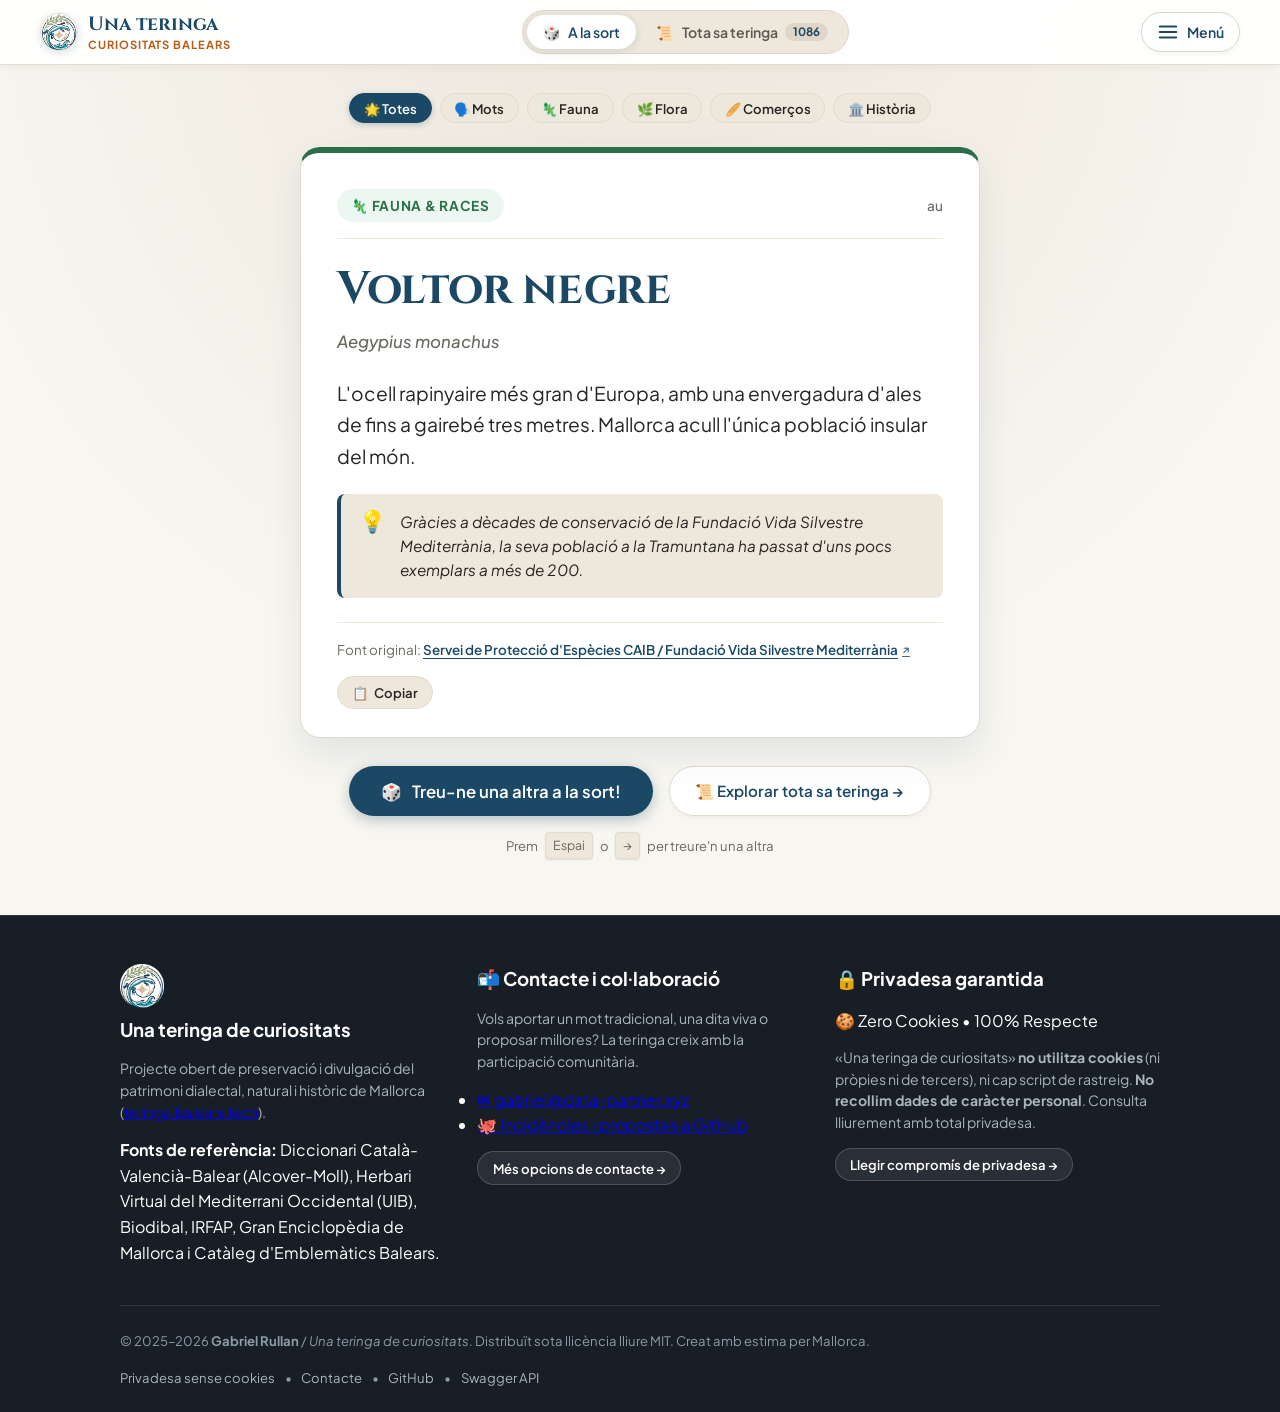
<file: web/index.html>
<!DOCTYPE html>
<html lang="ca">
<head>
  <meta charset="UTF-8">
  <meta name="viewport" content="width=device-width, initial-scale=1.0">
  <title>Una teringa de curiositats — Mallorca</title>
  <meta name="description" content="Una filera continuada de paraules, animals, plantes, negocis i fets històrics de l'illa de Mallorca.">
  <link rel="canonical" href="https://teringa.balears.tech">
  
  <!-- Favicon i Icones Oficials -->
  <link rel="icon" type="image/svg+xml" href="logo.svg">
  <link rel="icon" type="image/png" sizes="32x32" href="favicon-32.png">
  <link rel="icon" type="image/x-icon" href="favicon.ico">
  <link rel="apple-touch-icon" sizes="180x180" href="apple-touch-icon.png">

  <!-- Open Graph / Xarxes Socials -->
  <meta property="og:type" content="website">
  <meta property="og:url" content="https://teringa.balears.tech">
  <meta property="og:title" content="Una teringa de curiositats — Mallorca">
  <meta property="og:description" content="Una filera continuada de paraules, animals, plantes, negocis i fets històrics de l'illa de Mallorca.">
  <meta property="og:image" content="https://teringa.balears.tech/logo.png">
  <meta property="twitter:card" content="summary_large_image">
  <meta property="twitter:url" content="https://teringa.balears.tech">
  <meta property="twitter:title" content="Una teringa de curiositats — Mallorca">
  <meta property="twitter:description" content="Una filera continuada de paraules, animals, plantes, negocis i fets històrics de l'illa de Mallorca.">
  <meta property="twitter:image" content="https://teringa.balears.tech/logo.png">
  
  <link rel="preconnect" href="https://fonts.googleapis.com">
  <link rel="preconnect" href="https://fonts.gstatic.com" crossorigin>
  <link href="https://fonts.googleapis.com/css2?family=Cinzel:wght@600;700&family=Plus+Jakarta+Sans:wght@400;500;600;700&display=swap" rel="stylesheet">
  <link rel="stylesheet" href="style.css?v=20261103b">
</head>
<body>

  <!-- BARRA DE CAPÇALERA COMPACTA I FIXA (MOBILE & DESKTOP FRIENDLY) -->
  <header class="app-header">
    <div class="header-inner">
      <!-- Marca i Logotip -->
      <a href="/" class="brand-link" aria-label="Inici — Una teringa de curiositats balears">
        <img src="logo-circle.png" alt="Logotip Una teringa" class="brand-logo" width="38" height="38" fetchpriority="high">
        <div class="brand-text">
          <span class="brand-title">Una teringa</span>
          <span class="brand-sub">Curiositats Balears</span>
        </div>
      </a>

      <!-- Commutador de Vistes Central (A la sort / Tota sa teringa) -->
      <nav class="view-switcher" aria-label="Selector de vista principal">
        <button type="button" class="btn-tab active" id="tab-spotlight" data-view="spotlight" aria-label="Vista d'una curiositat a la sort">
          <span class="tab-icon">🎲</span> <span class="tab-label">A la sort</span>
        </button>
        <button type="button" class="btn-tab" id="tab-teringa" data-view="teringa" aria-label="Vista del catàleg complet de curiositats">
          <span class="tab-icon">📜</span> <span class="tab-label">Tota sa teringa</span> <span class="tab-badge" id="tab-total-badge">1086</span>
        </button>
      </nav>

      <!-- Botó Menú Lateral -->
      <button type="button" class="btn-drawer-toggle" id="btn-open-drawer" aria-label="Obrir menú lateral d'informació i navegació" aria-controls="side-drawer" aria-expanded="false">
        <svg class="drawer-icon-svg" width="22" height="22" viewBox="0 0 24 24" fill="none" stroke="currentColor" stroke-width="2.2" stroke-linecap="round" stroke-linejoin="round" aria-hidden="true">
          <line x1="3" y1="6" x2="21" y2="6"></line>
          <line x1="3" y1="12" x2="21" y2="12"></line>
          <line x1="3" y1="18" x2="21" y2="18"></line>
        </svg>
        <span class="drawer-btn-label">Menú</span>
      </button>
    </div>
  </header>

  <!-- =====================================================================
       VISTA 1: LA CURIOSITAT EN PRIMER PLA ("UNA A LA SORT")
       ===================================================================== -->
  <section class="view-section active" id="view-spotlight" aria-label="Curiositat en primer pla">
    <div class="container spotlight-container">
      
      <!-- Selector ràpid de categoria per a l'atzar -->
      <nav class="spotlight-quick-filters" aria-label="Filtra la curiositat a la sort per temàtica">
        <button type="button" class="sp-filter-chip active" data-sp-cat="all">🌟 Totes</button>
        <button type="button" class="sp-filter-chip" data-sp-cat="words">🗣️ Mots</button>
        <button type="button" class="sp-filter-chip" data-sp-cat="fauna">🦎 Fauna</button>
        <button type="button" class="sp-filter-chip" data-sp-cat="flora">🌿 Flora</button>
        <button type="button" class="sp-filter-chip" data-sp-cat="businesses">🥖 Comerços</button>
        <button type="button" class="sp-filter-chip" data-sp-cat="history">🏛️ Història</button>
      </nav>

      <!-- Targeta principal de la Curiositat -->
      <article class="spotlight-card" id="spotlight-card" aria-live="polite">
        <!-- Capçalera de la targeta d'impacte -->
        <header class="spotlight-top">
          <span class="spotlight-badge" id="sp-badge">🗣️ Llengua & Dites</span>
          <span class="sp-origin-tag" id="sp-origin-tag">Patrimoni de Mallorca</span>
        </header>

        <!-- Cos de la curiositat -->
        <div class="spotlight-body">
          <h1 class="sp-title" id="sp-title">Teringa</h1>
          <p class="sp-subtitle" id="sp-subtitle">[təˈɾiŋ.ɡə] &bull; nom femení</p>

          <p class="sp-definition" id="sp-definition">
            Filera, renglera o successió continuada de coses o persones que van l'una darrere l'altra.
          </p>

          <div class="sp-curiosity-box" id="sp-curiosity-box">
            <span class="sp-box-icon" aria-hidden="true">💡</span>
            <div class="sp-box-text" id="sp-box-text">
              Exemple: «Hi havia una teringa de carros que esperaven per entrar a Ciutat el dia de mercat.»
            </div>
          </div>
        </div>

        <!-- Peu de la targeta amb font i botó de copiar -->
        <footer class="spotlight-footer">
          <span class="sp-source" id="sp-source">Font original: <a href="https://dcvb.iec.cat/results.asp?word=Teringa" target="_blank" rel="noopener noreferrer" class="source-link" title="Consulta la font oficial">Diccionari Català-Valencià-Balear (Alcover-Moll) <span class="ext-icon" aria-hidden="true">↗</span></a></span>
          <button type="button" class="btn-action-copy" id="btn-copy-curiosity" aria-label="Copiar text de la curiositat" title="Copiar curiositat">
            <span class="copy-icon" aria-hidden="true">📋</span>
            <span class="copy-label">Copiar</span>
          </button>
        </footer>
      </article>

      <!-- Controls de la vista "A la sort" (Adaptats a pantalla tàctil) -->
      <div class="spotlight-actions">
        <button type="button" class="btn btn-primary btn-lg" id="btn-next-random">
          <span class="icon dice-icon" aria-hidden="true">🎲</span> Treu-ne una altra a la sort!
        </button>
        <button type="button" class="btn btn-secondary" id="btn-goto-teringa">
          <span>📜 Explorar tota sa teringa &rarr;</span>
        </button>
      </div>

      <p class="spotlight-hint" aria-hidden="true">
        Prem <kbd>Espai</kbd> o <kbd>&rarr;</kbd> per treure'n una altra
      </p>

    </div>
  </section>

  <!-- =====================================================================
       VISTA 2: TOTA SA TERINGA (CATÀLEG, FILTRES I CERCA)
       ===================================================================== -->
  <section class="view-section" id="view-teringa" aria-label="Catàleg complet de la teringa">
    
    <!-- Barra de controls i filtres -->
    <div class="controls-bar">
      <div class="container controls-inner">
        
        <!-- Cercador instantani -->
        <div class="search-box">
          <label for="search-input" class="visually-hidden">Cerca una curiositat</label>
          <span class="search-icon">🔍</span>
          <input 
            type="search" 
            id="search-input" 
            placeholder="Cerca un mot, animal, planta, lloc o fet històric..." 
            autocomplete="off"
          >
        </div>

        <!-- Filtres temàtics -->
        <nav class="filter-pills" aria-label="Categories">
          <button type="button" class="pill active" data-category="all">
            <span>🌟 Totes</span> <span class="pill-count" id="count-all">0</span>
          </button>
          <button type="button" class="pill pill-words" data-category="words">
            <span>🗣️ Llengua</span> <span class="pill-count" id="count-words">0</span>
          </button>
          <button type="button" class="pill pill-fauna" data-category="fauna">
            <span>🦎 Fauna</span> <span class="pill-count" id="count-fauna">0</span>
          </button>
          <button type="button" class="pill pill-flora" data-category="flora">
            <span>🌿 Flora</span> <span class="pill-count" id="count-flora">0</span>
          </button>
          <button type="button" class="pill pill-businesses" data-category="businesses">
            <span>🥖 Comerços</span> <span class="pill-count" id="count-businesses">0</span>
          </button>
          <button type="button" class="pill pill-history" data-category="history">
            <span>📜 Història</span> <span class="pill-count" id="count-history">0</span>
          </button>
        </nav>

      </div>
    </div>

    <!-- Feed / Renglera de curiositats -->
    <main class="container teringa-container">
      <div class="teringa-header">
        <h2 id="teringa-status-title">La teringa completa de Mallorca</h2>
        <div class="teringa-header-actions">
          <span class="results-counter" id="results-counter">Mostrant curiositats</span>
          <button type="button" class="btn btn-sm btn-secondary" id="btn-shuffle-feed">
            <span>🔀 Remena l'ordre</span>
          </button>
        </div>
      </div>

      <div class="teringa-feed" id="teringa-feed" aria-live="polite">
        <!-- Targetes injectades dinàmicament -->
      </div>
    </main>

  </section>

  <!-- MODAL / DIÀLEG NADIU DE DETALL (Modern HTML <dialog>) -->
  <dialog id="detail-modal" aria-labelledby="modal-title" closedby="any">
    <div class="modal-box">
      <header class="modal-header">
        <div class="modal-badge" id="modal-badge">Categoria</div>
        <button type="button" class="modal-close" id="modal-close-btn" aria-label="Tancar la finestra">✕</button>
      </header>

      <div class="modal-body">
        <h3 id="modal-title" class="modal-title">Títol de la curiositat</h3>
        <p id="modal-subtitle" class="modal-subtitle">Subtítol o context fonètic/científic</p>

        <div class="modal-content" id="modal-content">
          <!-- Text explicatiu detallat -->
        </div>

        <div class="modal-extra" id="modal-extra">
          <!-- Curiositats o dades addicionals -->
        </div>

        <div class="modal-meta" id="modal-meta">
          <small id="modal-source" class="source-ref">Font: </small>
        </div>
      </div>

      <footer class="modal-footer">
        <form method="dialog">
          <button class="btn btn-secondary" value="close" autofocus>Tancar</button>
        </form>
      </footer>
    </div>
  </dialog>

  <!-- MODAL NADIU DE CONTACTE (Modern HTML <dialog>) -->
  <dialog id="contact-modal" aria-labelledby="contact-modal-title" closedby="any">
    <div class="modal-box">
      <header class="modal-header">
        <div class="modal-badge modal-badge-contact">📬 Contacte & Col·laboració</div>
        <button type="button" class="modal-close" data-close-modal="contact-modal" aria-label="Tancar la finestra">✕</button>
      </header>

      <div class="modal-body">
        <h3 id="contact-modal-title" class="modal-title">Com contactar o col·laborar</h3>
        <p class="modal-subtitle">Projecte comunitari i obert sobre la memòria de Mallorca</p>

        <div class="modal-content">
          <p>
            «Una teringa de curiositats» és un espai obert dedicat a preservar i difondre la riquesa lèxica, natural i històrica de Mallorca. Tota aportació de la comunitat és benvinguda:
          </p>

          <div class="modal-cards-grid">
            <div class="modal-info-card">
              <div class="info-card-header">
                <span class="info-card-icon">✉️</span>
                <strong>Correu electrònic directe</strong>
              </div>
              <p>Per a consultes personals, dubtes, suggeriments generals o aportacions etnogràfiques:</p>
              <a href="mailto:gabriel@data-partner.xyz" class="btn btn-sm btn-secondary">gabriel@data-partner.xyz</a>
            </div>

            <div class="modal-info-card">
              <div class="info-card-header">
                <span class="info-card-icon">🐙</span>
                <strong>Repositori a GitHub (Codi obert)</strong>
              </div>
              <p>Tot el projecte és lliure i transparent. Pots obrir incidències (issues) o proposar nous canvis mitjançant Pull Requests:</p>
              <a href="https://github.com/GabrielRullan/curiositats" target="_blank" rel="noopener noreferrer" class="btn btn-sm btn-secondary">github.com/GabrielRullan/curiositats</a>
            </div>

            <div class="modal-info-card">
              <div class="info-card-header">
                <span class="info-card-icon">💡</span>
                <strong>Com proposar una nova curiositat</strong>
              </div>
              <p>
                Si vols proposar un mot tradicional, una dita del teu poble, o una referència històrica, indica la denominació popular, el significat, la comarca o poble on s'usa, i la font oral o bibliogràfica si la coneixes.
              </p>
            </div>
          </div>
        </div>
      </div>

      <footer class="modal-footer">
        <form method="dialog">
          <button class="btn btn-secondary" value="close" autofocus>Tancar</button>
        </form>
      </footer>
    </div>
  </dialog>

  <!-- MODAL NADIU DE PRIVADESA (Modern HTML <dialog>) -->
  <dialog id="privacy-modal" aria-labelledby="privacy-modal-title" closedby="any">
    <div class="modal-box">
      <header class="modal-header">
        <div class="modal-badge modal-badge-privacy">🔒 Privadesa sense cookies</div>
        <button type="button" class="modal-close" data-close-modal="privacy-modal" aria-label="Tancar la finestra">✕</button>
      </header>

      <div class="modal-body">
        <h3 id="privacy-modal-title" class="modal-title">Nota informativa sobre privadesa</h3>
        <p class="modal-subtitle">Compromís ferm amb una navegació lliure, neta i anònima</p>

        <div class="modal-content">
          <div class="privacy-notice-callout">
            <span class="callout-icon">🍪</span>
            <div>
              <strong>Absència total de galetes (Zero Cookies):</strong>
              <p>Aquest lloc web <strong>no utilitza cookies de cap mena</strong> (ni tècniques, ni de sessió, ni d'analítica, ni de tercers). No s'instal·la cap arxiu de seguiment al teu navegador ni dispositiu.</p>
            </div>
          </div>

          <div class="privacy-points">
            <div class="privacy-point-item">
              <span class="point-check">✓</span>
              <div>
                <strong>Cap recollida de dades de caràcter personal:</strong>
                <p>No recopilem, no tractem ni emmagatzemem noms, correus, números de telèfon ni cap informació identificativa dels visitants. No hi ha comptes ni cal registre previ.</p>
              </div>
            </div>

            <div class="privacy-point-item">
              <span class="point-check">✓</span>
              <div>
                <strong>Sense rastrejadors ni analítica invasiva:</strong>
                <p>No emprem Google Analytics, Meta Pixel, Hotjar ni cap xarxa de publicitat digital o rastreig comercial.</p>
              </div>
            </div>

            <div class="privacy-point-item">
              <span class="point-check">✓</span>
              <div>
                <strong>Consultes anònimes i transparents:</strong>
                <p>Les cerques al catàleg es processen directament al teu navegador o contra l'API oberta en mode només lectura, garantint un accés àgil i totalment respectuós amb la teva privadesa.</p>
              </div>
            </div>

            <div class="privacy-point-item">
              <span class="point-check">✓</span>
              <div>
                <strong>Codi font obert i auditable:</strong>
                <p>Pots comprovar la total absència de rastrejadors revisant directament el codi font públic a GitHub.</p>
              </div>
            </div>
          </div>
        </div>
      </div>

      <footer class="modal-footer">
        <form method="dialog">
          <button class="btn btn-secondary" value="close" autofocus>Entès i d'acord</button>
        </form>
      </footer>
    </div>
  </dialog>

  <!-- PEU DE PÀGINA -->
  <footer class="site-footer">
    <div class="container footer-content">
      <div class="footer-grid">
        <!-- Columna 1: Sobre el projecte -->
        <div class="footer-col footer-col-about">
          <div class="footer-brand-header">
            <img src="logo-circle.png" alt="Logotip Una teringa de curiositats" class="footer-logo" width="44" height="44" loading="lazy">
            <h3 class="footer-col-title">Una teringa de curiositats</h3>
          </div>
          <p class="footer-desc">
            Projecte obert de preservació i divulgació del patrimoni dialectal, natural i històric de Mallorca (<a href="https://teringa.balears.tech" class="footer-accent-link">teringa.balears.tech</a>).
          </p>
          <p class="sources-note">
            <strong>Fonts de referència:</strong> Diccionari Català-Valencià-Balear (Alcover-Moll), Herbari Virtual del Mediterrani Occidental (UIB), Biodibal, IRFAP, Gran Enciclopèdia de Mallorca i Catàleg d'Emblemàtics Balears.
          </p>
        </div>

        <!-- Columna 2: Apartat de Contacte -->
        <div class="footer-col footer-col-contact" id="contacte">
          <h3 class="footer-col-title">📬 Contacte i col·laboració</h3>
          <p class="footer-desc">
            Vols aportar un mot tradicional, una dita viva o proposar millores? La teringa creix amb la participació comunitària.
          </p>
          <ul class="footer-link-list">
            <li>
              <a href="mailto:gabriel@data-partner.xyz" class="footer-action-link">
                <span class="link-icon">✉️</span> gabriel@data-partner.xyz
              </a>
            </li>
            <li>
              <a href="https://github.com/GabrielRullan/curiositats/issues" target="_blank" rel="noopener noreferrer" class="footer-action-link">
                <span class="link-icon">🐙</span> Incidències i propostes a GitHub
              </a>
            </li>
          </ul>
          <button type="button" class="btn-footer-modal" data-open-modal="contact-modal">
            Més opcions de contacte &rarr;
          </button>
        </div>

        <!-- Columna 3: Privadesa Transparent -->
        <div class="footer-col footer-col-privacy" id="privadesa">
          <h3 class="footer-col-title">🔒 Privadesa garantida</h3>
          <div class="privacy-badge">
            <span class="privacy-badge-icon">🍪</span> Zero Cookies &bull; 100% Respecte
          </div>
          <p class="footer-desc">
            «Una teringa de curiositats» <strong>no utilitza cookies</strong> (ni pròpies ni de tercers), ni cap script de rastreig. <strong>No recollim dades de caràcter personal</strong>. Consulta lliurement amb total privadesa.
          </p>
          <button type="button" class="btn-footer-modal" data-open-modal="privacy-modal">
            Llegir compromís de privadesa &rarr;
          </button>
        </div>
      </div>

      <!-- Barra inferior del peu de pàgina -->
      <div class="footer-bottom">
        <p class="footer-copy">
          &copy; 2025–2026 <strong>Gabriel Rullan</strong> / <em>Una teringa de curiositats</em>. Distribuït sota llicència lliure MIT. Creat amb estima per Mallorca.
        </p>
        <nav class="footer-bottom-nav" aria-label="Enllaços legals i repositori">
          <button type="button" class="footer-text-btn" data-open-modal="privacy-modal">Privadesa sense cookies</button>
          <span class="nav-sep">&bull;</span>
          <button type="button" class="footer-text-btn" data-open-modal="contact-modal">Contacte</button>
          <span class="nav-sep">&bull;</span>
          <a href="https://github.com/GabrielRullan/curiositats" target="_blank" rel="noopener noreferrer" class="footer-bottom-link">GitHub</a>
          <span class="nav-sep">&bull;</span>
          <a href="/swagger/" class="footer-bottom-link">Swagger API</a>
        </nav>
      </div>
    </div>
  </footer>

  <!-- =====================================================================
       MENÚ LATERAL OFF-CANVAS (SIDE DRAWER PER A LA INFORMACIÓ)
       ===================================================================== -->
  <div class="drawer-backdrop" id="drawer-backdrop" aria-hidden="true"></div>

  <aside class="side-drawer" id="side-drawer" role="dialog" aria-modal="true" aria-labelledby="drawer-title" hidden>
    <div class="drawer-header">
      <div class="drawer-brand">
        <img src="logo-circle.png" alt="Logotip Una teringa" class="drawer-logo" width="44" height="44">
        <div class="drawer-brand-text">
          <h2 id="drawer-title" class="drawer-title">Una teringa</h2>
          <span class="drawer-sub">Curiositats Balears</span>
        </div>
      </div>
      <button type="button" class="drawer-close-btn" id="btn-close-drawer" aria-label="Tancar el menú lateral" title="Tancar menú">
        <svg width="20" height="20" viewBox="0 0 24 24" fill="none" stroke="currentColor" stroke-width="2.5" stroke-linecap="round" stroke-linejoin="round" aria-hidden="true">
          <line x1="18" y1="6" x2="6" y2="18"></line>
          <line x1="6" y1="6" x2="18" y2="18"></line>
        </svg>
      </button>
    </div>

    <div class="drawer-content">
      <!-- Explicació i significat de la teringa -->
      <section class="drawer-intro-card">
        <p class="drawer-def">
          <em>«Teringa» (f.):</em> Filera o successió continuada de coses o persones que van l'una darrere l'altra.
        </p>
        <p class="drawer-mission">
          Arxiu lliure i interactiu per descobrir la parla tradicional, la natura autòctona, els comerços centenaris i la història de Mallorca i les Balears.
        </p>
      </section>

      <!-- Vistes de navegació ràpida -->
      <nav class="drawer-section" aria-label="Navegació de vistes">
        <h3 class="drawer-section-title">Vistes principals</h3>
        <ul class="drawer-menu-list">
          <li>
            <button type="button" class="drawer-nav-item" data-drawer-nav="spotlight">
              <span class="drawer-item-left">
                <span class="item-icon">🎲</span>
                <span class="item-text">Curiositat a la sort (En primer pla)</span>
              </span>
              <span class="drawer-chevron" aria-hidden="true">›</span>
            </button>
          </li>
          <li>
            <button type="button" class="drawer-nav-item" data-drawer-nav="teringa">
              <span class="drawer-item-left">
                <span class="item-icon">📜</span>
                <span class="item-text">Tota sa teringa completa (1.086)</span>
              </span>
              <span class="drawer-chevron" aria-hidden="true">›</span>
            </button>
          </li>
        </ul>
      </nav>

      <!-- Exploració temàtica directa -->
      <section class="drawer-section" aria-label="Explorar per categories">
        <h3 class="drawer-section-title">Explora per temàtica</h3>
        <ul class="drawer-menu-list">
          <li>
            <button type="button" class="drawer-cat-item" data-drawer-category="words">
              <span class="drawer-item-left">
                <span class="cat-pill-badge cat-pill-words">🗣️ Mots</span>
                <span class="item-text">De la llengua (Paraules & Dites)</span>
              </span>
              <span class="drawer-chevron" aria-hidden="true">›</span>
            </button>
          </li>
          <li>
            <button type="button" class="drawer-cat-item" data-drawer-category="fauna">
              <span class="drawer-item-left">
                <span class="cat-pill-badge cat-pill-fauna">🦎 Fauna</span>
                <span class="item-text">De la garriga i la mar (Fauna)</span>
              </span>
              <span class="drawer-chevron" aria-hidden="true">›</span>
            </button>
          </li>
          <li>
            <button type="button" class="drawer-cat-item" data-drawer-category="flora">
              <span class="drawer-item-left">
                <span class="cat-pill-badge cat-pill-flora">🌿 Flora</span>
                <span class="item-text">De la terra i els penyals (Flora)</span>
              </span>
              <span class="drawer-chevron" aria-hidden="true">›</span>
            </button>
          </li>
          <li>
            <button type="button" class="drawer-cat-item" data-drawer-category="businesses">
              <span class="drawer-item-left">
                <span class="cat-pill-badge cat-pill-businesses">🥖 Comerços</span>
                <span class="item-text">De cal menestral (Comerços)</span>
              </span>
              <span class="drawer-chevron" aria-hidden="true">›</span>
            </button>
          </li>
          <li>
            <button type="button" class="drawer-cat-item" data-drawer-category="history">
              <span class="drawer-item-left">
                <span class="cat-pill-badge cat-pill-history">🏛️ Història</span>
                <span class="item-text">De temps ha (Història & Fets)</span>
              </span>
              <span class="drawer-chevron" aria-hidden="true">›</span>
            </button>
          </li>
        </ul>
      </section>

      <!-- Informació i transparència -->
      <section class="drawer-section" aria-label="Informació del projecte">
        <h3 class="drawer-section-title">Projecte & Comunitat</h3>
        <ul class="drawer-menu-list">
          <li>
            <button type="button" class="drawer-link-btn" data-open-modal="contact-modal">
              <span class="drawer-item-left">
                <span class="item-icon">📬</span>
                <span class="item-text">Contacte i col·laboració</span>
              </span>
              <span class="drawer-chevron" aria-hidden="true">›</span>
            </button>
          </li>
          <li>
            <button type="button" class="drawer-link-btn" data-open-modal="privacy-modal">
              <span class="drawer-item-left">
                <span class="item-icon">🔒</span>
                <span class="item-text">Privadesa (Zero Cookies)</span>
              </span>
              <span class="drawer-chevron" aria-hidden="true">›</span>
            </button>
          </li>
        </ul>
      </section>

      <!-- Eines i Desenvolupadors -->
      <section class="drawer-section" aria-label="Eines tècniques">
        <h3 class="drawer-section-title">Eines & Desenvolupadors</h3>
        <ul class="drawer-menu-list">
          <li>
            <a href="/swagger/" class="drawer-ext-link">
              <span class="drawer-item-left">
                <span class="item-icon">⚡</span>
                <span class="item-text">Documentació Swagger API</span>
              </span>
              <span class="drawer-ext-icon" aria-hidden="true">↗</span>
            </a>
          </li>
          <li>
            <a href="https://github.com/GabrielRullan/curiositats" target="_blank" rel="noopener noreferrer" class="drawer-ext-link">
              <span class="drawer-item-left">
                <span class="item-icon">🐙</span>
                <span class="item-text">Repositori de GitHub</span>
              </span>
              <span class="drawer-ext-icon" aria-hidden="true">↗</span>
            </a>
          </li>
          <li>
            <a href="/openapi.json" target="_blank" rel="noopener" class="drawer-ext-link">
              <span class="drawer-item-left">
                <span class="item-icon">📄</span>
                <span class="item-text">OpenAPI Specification (JSON)</span>
              </span>
              <span class="drawer-ext-icon" aria-hidden="true">↗</span>
            </a>
          </li>
        </ul>
      </section>
    </div>

    <footer class="drawer-footer">
      <p>&copy; 2025–2026 <strong>Gabriel Rullan</strong> &bull; Llicència MIT</p>
      <small>Fet amb estima pel patrimoni de Mallorca</small>
    </footer>
  </aside>

  <!-- Notificació Toast per a accions ràpides -->
  <div id="toast" class="toast-notification" role="status" aria-live="polite"></div>

  <script src="app.js?v=20261103b"></script>
  <script>
    // Gestió d'obertura i tancament dels diàlegs de contacte i privadesa
    document.querySelectorAll('[data-open-modal]').forEach(function(btn) {
      btn.addEventListener('click', function() {
        var modalId = btn.getAttribute('data-open-modal');
        var modal = document.getElementById(modalId);
        if (modal && typeof modal.showModal === 'function') {
          modal.showModal();
        }
      });
    });

    document.querySelectorAll('[data-close-modal]').forEach(function(btn) {
      btn.addEventListener('click', function() {
        var modalId = btn.getAttribute('data-close-modal');
        var modal = document.getElementById(modalId);
        if (modal && typeof modal.close === 'function') {
          modal.close();
        }
      });
    });

    ['contact-modal', 'privacy-modal'].forEach(function(id) {
      var modal = document.getElementById(id);
      if (modal) {
        modal.addEventListener('click', function(e) {
          var rect = modal.getBoundingClientRect();
          var isInDialog = (
            e.clientX >= rect.left &&
            e.clientX <= rect.right &&
            e.clientY >= rect.top &&
            e.clientY <= rect.bottom
          );
          if (!isInDialog) {
            modal.close();
          }
        });
      }
    });
  </script>
</body>
</html>
</file>
<file: web/style.css>
/* ==========================================================================
   Una teringa de curiositats — Estils Mediterranis Moderns & Mobile-Friendly
   ========================================================================== */

:root {
  --font-serif: 'Cinzel', serif, Georgia;
  --font-sans: 'Plus Jakarta Sans', system-ui, -apple-system, sans-serif;

  /* Paleta Mallorca: Pedra en sec, Marès, Mar Balear, Garrofer i Argila */
  --color-bg: #F8F6F0;
  --color-card-bg: #FFFFFF;
  --color-surface: #EDE7DC;
  --color-surface-warm: #FAF8F5;
  --color-text: #262522;
  --color-text-muted: #6B6861;
  --color-border: #E2DBD0;
  --color-border-subtle: #ECE5D8;

  /* Colors per categoria */
  --cat-words: #B85D19;       /* Terracota / Argila */
  --cat-words-bg: #FDF4ED;
  --cat-fauna: #2C6E49;       /* Verd alzinar / Tramuntana */
  --cat-fauna-bg: #EDF7F1;
  --cat-flora: #4C7C2F;       /* Oliva / Garriga */
  --cat-flora-bg: #F2F8ED;
  --cat-businesses: #8C5383;  /* Púrpura artesana / Teixit de llengües */
  --cat-businesses-bg: #F9F1F8;
  --cat-history: #1B4965;     /* Blau mar Balear profund */
  --cat-history-bg: #EEF6FA;

  --shadow-sm: 0 2px 4px rgba(38, 37, 34, 0.04);
  --shadow-md: 0 6px 18px rgba(38, 37, 34, 0.08);
  --shadow-lg: 0 16px 36px rgba(27, 73, 101, 0.1);

  --radius-sm: 8px;
  --radius-md: 14px;
  --radius-lg: 20px;
  --radius-full: 9999px;
}

*, *::before, *::after {
  box-sizing: border-box;
  margin: 0;
  padding: 0;
}

body {
  font-family: var(--font-sans);
  background: var(--color-bg) radial-gradient(circle at 50% 0%, #EDE7DC 0%, #F8F6F0 65%) fixed;
  color: var(--color-text);
  line-height: 1.6;
  -webkit-font-smoothing: antialiased;
  min-height: 100vh;
  display: flex;
  flex-direction: column;
}

.container {
  width: 100%;
  max-width: 1080px;
  margin: 0 auto;
  padding: 0 1.25rem;
}

/* ==========================================================================
   BARRA DE CAPÇALERA COMPACTA (APP-HEADER) - DISSENY MEDITERRANI CALD
   ========================================================================== */

.app-header {
  position: sticky;
  top: 0;
  z-index: 100;
  background: rgba(255, 255, 255, 0.94);
  backdrop-filter: blur(14px);
  -webkit-backdrop-filter: blur(14px);
  border-bottom: 1px solid var(--color-border);
  box-shadow: 0 2px 10px rgba(38, 37, 34, 0.05);
  padding: 0.65rem 1.25rem;
  width: 100%;
}

.header-inner {
  max-width: 1200px;
  margin: 0 auto;
  display: flex;
  justify-content: space-between;
  align-items: center;
  gap: 1.25rem;
}

/* Marca i Logotip */
.brand-link {
  display: inline-flex;
  align-items: center;
  gap: 0.65rem;
  text-decoration: none;
  color: var(--color-text);
  outline: none;
  border-radius: var(--radius-sm);
}

.brand-logo {
  width: 38px;
  height: 38px;
  border-radius: var(--radius-full);
  box-shadow: 0 2px 8px rgba(27, 73, 101, 0.16);
  border: 1.5px solid var(--color-border);
  display: block;
  flex-shrink: 0;
  transition: transform 0.25s ease;
}

.brand-link:hover .brand-logo,
.brand-link:focus-visible .brand-logo {
  transform: scale(1.08) rotate(2deg);
}

.brand-text {
  display: flex;
  flex-direction: column;
}

.brand-title {
  font-family: var(--font-serif);
  font-size: 1.2rem;
  font-weight: 700;
  color: #1B4965;
  letter-spacing: -0.01em;
  line-height: 1.1;
}

.brand-sub {
  font-size: 0.7rem;
  color: #B85D19;
  font-weight: 700;
  text-transform: uppercase;
  letter-spacing: 0.08em;
  line-height: 1.1;
  margin-top: 0.15rem;
}

/* Commutador de vistes destacat (Tabs) */
.view-switcher {
  display: inline-flex;
  background: #EDE7DC;
  padding: 0.25rem;
  border-radius: var(--radius-full);
  gap: 0.25rem;
  border: 1px solid #DFD6C7;
}

.btn-tab {
  border: none;
  background: transparent;
  color: #5C5850;
  font-family: var(--font-sans);
  font-size: 0.88rem;
  font-weight: 600;
  padding: 0.45rem 1rem;
  border-radius: var(--radius-full);
  cursor: pointer;
  display: inline-flex;
  align-items: center;
  gap: 0.45rem;
  transition: all 0.2s ease;
}

.btn-tab:hover {
  color: #1B4965;
  background: rgba(255, 255, 255, 0.5);
}

.btn-tab.active {
  background: #FFFFFF;
  color: #1B4965;
  box-shadow: 0 2px 8px rgba(27, 73, 101, 0.12);
}

.tab-badge {
  font-size: 0.72rem;
  background: #DFD6C7;
  color: #1B4965;
  padding: 0.12rem 0.5rem;
  border-radius: var(--radius-full);
  font-weight: 700;
}

/* Botó Menú Lateral */
.btn-drawer-toggle {
  background: #FFFFFF;
  border: 1.5px solid #DCD4C5;
  color: #1B4965;
  font-family: var(--font-sans);
  font-size: 0.88rem;
  font-weight: 600;
  padding: 0.45rem 0.95rem;
  border-radius: var(--radius-full);
  display: inline-flex;
  align-items: center;
  gap: 0.5rem;
  cursor: pointer;
  box-shadow: 0 2px 6px rgba(38, 37, 34, 0.05);
  transition: all 0.2s ease;
  min-height: 40px;
}

.btn-drawer-toggle:hover {
  background: #FAF7F2;
  border-color: #1B4965;
  color: #1B4965;
  box-shadow: 0 4px 10px rgba(27, 73, 101, 0.12);
  transform: translateY(-1px);
}

.btn-drawer-toggle:focus-visible {
  outline: 2px solid #1B4965;
  outline-offset: 2px;
}

.drawer-icon-svg {
  flex-shrink: 0;
  color: #1B4965;
}

/* ==========================================================================
   VISTES PRINCIPALS
   ========================================================================== */

.view-section {
  display: none;
}

.view-section.active {
  display: block;
}

/* ==========================================================================
   VISTA 1: SPOTLIGHT ("UNA A LA SORT")
   ========================================================================== */

.spotlight-container {
  padding-top: 1.75rem;
  padding-bottom: 3.5rem;
  display: flex;
  flex-direction: column;
  align-items: center;
}

/* Filtres ràpids per al Spotlight */
.spotlight-quick-filters {
  display: flex;
  flex-wrap: wrap;
  justify-content: center;
  gap: 0.5rem;
  margin-bottom: 1.5rem;
  width: 100%;
  max-width: 680px;
}

.sp-filter-chip {
  background: var(--color-surface);
  border: 1px solid var(--color-border);
  color: var(--color-text);
  padding: 0.35rem 0.85rem;
  border-radius: var(--radius-full);
  font-family: var(--font-sans);
  font-size: 0.82rem;
  font-weight: 600;
  cursor: pointer;
  transition: all 0.2s ease;
}

.sp-filter-chip:hover {
  background: var(--color-border);
  transform: translateY(-1px);
}

.sp-filter-chip.active {
  background: #1B4965;
  color: #FFFFFF;
  border-color: #1B4965;
  box-shadow: 0 2px 6px rgba(27, 73, 101, 0.25);
}

/* Targeta Principal Spotlight */
.spotlight-card {
  width: 100%;
  max-width: 680px;
  background: var(--color-card-bg);
  border: 1px solid var(--color-border);
  border-radius: var(--radius-lg);
  padding: 2.25rem 2.25rem 1.75rem 2.25rem;
  box-shadow: var(--shadow-lg);
  display: flex;
  flex-direction: column;
  gap: 1.5rem;
  position: relative;
  transition: transform 0.25s cubic-bezier(0.16, 1, 0.3, 1), box-shadow 0.25s ease;
}

.spotlight-card:hover {
  box-shadow: 0 20px 44px rgba(27, 73, 101, 0.14);
}

@media (prefers-reduced-motion: reduce) {
  .spotlight-card {
    transition: none;
  }
}

.spotlight-top {
  display: flex;
  justify-content: space-between;
  align-items: center;
  border-bottom: 1px solid var(--color-surface);
  padding-bottom: 1rem;
}

.spotlight-badge {
  font-size: 0.85rem;
  font-weight: 700;
  text-transform: uppercase;
  letter-spacing: 0.05em;
  padding: 0.35rem 0.9rem;
  border-radius: var(--radius-full);
  background: var(--cat-words-bg);
  color: var(--cat-words);
}

.sp-origin-tag {
  font-size: 0.85rem;
  font-weight: 500;
  color: var(--color-text-muted);
}

.spotlight-body {
  display: flex;
  flex-direction: column;
  gap: 0.85rem;
}

.sp-title {
  font-family: var(--font-serif);
  font-size: clamp(2rem, 5vw, 2.85rem);
  font-weight: 700;
  color: #1B4965;
  line-height: 1.15;
  letter-spacing: -0.01em;
}

.sp-subtitle {
  font-size: 1.05rem;
  color: var(--color-text-muted);
  font-style: italic;
  font-weight: 500;
}

.sp-definition {
  font-size: 1.2rem;
  line-height: 1.65;
  color: var(--color-text);
  margin-top: 0.5rem;
}

/* Caixa destacada d'exemple o curiositat */
.sp-curiosity-box {
  background: var(--color-surface);
  border-left: 4px solid #1B4965;
  border-radius: var(--radius-sm);
  padding: 1rem 1.15rem;
  display: flex;
  gap: 0.85rem;
  align-items: flex-start;
  margin-top: 0.5rem;
}

.sp-box-icon {
  font-size: 1.35rem;
  line-height: 1;
}

.sp-box-text {
  font-size: 0.96rem;
  line-height: 1.55;
  color: var(--color-text);
  font-style: italic;
}

/* Detalls desplegables */
.spotlight-details {
  border-top: 1px solid var(--color-surface);
  padding-top: 0.75rem;
}

.sp-details-toggle {
  cursor: pointer;
  font-size: 0.88rem;
  font-weight: 600;
  color: #1B4965;
  display: inline-flex;
  align-items: center;
  gap: 0.4rem;
  outline: none;
  padding: 0.35rem 0;
  transition: color 0.2s ease;
}

.sp-details-toggle:hover {
  color: var(--cat-words);
}

.sp-meta-grid {
  display: grid;
  grid-template-columns: 1fr;
  gap: 0.65rem;
  margin-top: 0.85rem;
  padding: 0.85rem 1rem;
  background: #FAF8F5;
  border-radius: var(--radius-sm);
  border: 1px solid var(--color-border);
}

.sp-meta-row {
  display: flex;
  flex-direction: column;
  gap: 0.2rem;
  font-size: 0.88rem;
}

.sp-meta-label {
  font-weight: 700;
  font-size: 0.76rem;
  text-transform: uppercase;
  letter-spacing: 0.05em;
  color: var(--color-text-muted);
}

.sp-meta-val {
  color: var(--color-text);
}

/* Peu de la targeta */
.spotlight-footer {
  display: flex;
  justify-content: space-between;
  align-items: center;
  border-top: 1px solid var(--color-surface);
  padding-top: 1rem;
  font-size: 0.84rem;
  color: var(--color-text-muted);
  gap: 1rem;
  flex-wrap: wrap;
}

.btn-action-copy {
  background: var(--color-surface);
  border: 1px solid var(--color-border);
  color: var(--color-text);
  padding: 0.45rem 0.85rem;
  border-radius: var(--radius-full);
  font-family: var(--font-sans);
  font-size: 0.82rem;
  font-weight: 600;
  cursor: pointer;
  display: inline-flex;
  align-items: center;
  gap: 0.4rem;
  transition: all 0.2s ease;
}

.btn-action-copy:hover {
  background: #1B4965;
  color: #FFFFFF;
  border-color: #1B4965;
}

/* Botons de navegació Spotlight */
.spotlight-actions {
  display: flex;
  gap: 1rem;
  margin-top: 1.75rem;
  flex-wrap: wrap;
  justify-content: center;
}

.btn {
  font-family: var(--font-sans);
  font-size: 0.95rem;
  font-weight: 600;
  padding: 0.75rem 1.6rem;
  border-radius: var(--radius-full);
  border: none;
  cursor: pointer;
  display: inline-flex;
  align-items: center;
  gap: 0.6rem;
  text-decoration: none;
  transition: all 0.2s cubic-bezier(0.16, 1, 0.3, 1);
}

.btn-primary {
  background: #1B4965;
  color: #FFFFFF;
  box-shadow: 0 4px 14px rgba(27, 73, 101, 0.3);
}

.btn-primary:hover {
  background: #15384F;
  transform: translateY(-2px);
  box-shadow: 0 6px 18px rgba(27, 73, 101, 0.4);
}

.btn-secondary {
  background: #FFFFFF;
  color: #1B4965;
  border: 1.5px solid var(--color-border);
  box-shadow: var(--shadow-sm);
}

.btn-secondary:hover {
  background: var(--color-surface);
  border-color: #1B4965;
  transform: translateY(-2px);
}

.btn-lg {
  font-size: 1.05rem;
  padding: 0.9rem 2rem;
}

.spotlight-hint {
  font-size: 0.82rem;
  color: var(--color-text-muted);
  margin-top: 1rem;
  display: flex;
  align-items: center;
  gap: 0.4rem;
}

.spotlight-hint kbd {
  background: var(--color-surface);
  border: 1px solid var(--color-border);
  border-radius: 4px;
  padding: 0.15rem 0.45rem;
  font-family: var(--font-sans);
  font-size: 0.78rem;
  box-shadow: 0 1px 2px rgba(0,0,0,0.1);
}

/* ==========================================================================
   VISTA 2: CATÀLEG COMPLET ("TOTA SA TERINGA")
   ========================================================================== */

.view-teringa {
  padding-bottom: 4rem;
}

.controls-bar {
  background: rgba(255, 255, 255, 0.95);
  backdrop-filter: blur(12px);
  -webkit-backdrop-filter: blur(12px);
  border-bottom: 1px solid var(--color-border);
  padding: 1rem 0;
  position: sticky;
  top: 58px;
  z-index: 50;
  box-shadow: 0 2px 8px rgba(38, 37, 34, 0.04);
}

.controls-row {
  display: flex;
  flex-direction: column;
  gap: 0.75rem;
}

.search-box {
  position: relative;
  width: 100%;
}

.search-input {
  width: 100%;
  padding: 0.75rem 2.85rem 0.75rem 1rem;
  border: 1.5px solid var(--color-border);
  border-radius: var(--radius-full);
  background: var(--color-bg);
  font-family: var(--font-sans);
  font-size: 0.95rem;
  color: var(--color-text);
  outline: none;
  transition: all 0.2s ease;
}

.search-input:focus {
  border-color: #1B4965;
  background: #FFFFFF;
  box-shadow: 0 0 0 3px rgba(27, 73, 101, 0.12);
}

.search-clear {
  position: absolute;
  right: 0.85rem;
  top: 50%;
  transform: translateY(-50%);
  background: none;
  border: none;
  color: var(--color-text-muted);
  cursor: pointer;
  font-size: 1rem;
  padding: 0.25rem;
  border-radius: var(--radius-full);
}

.filter-pills {
  display: flex;
  gap: 0.5rem;
  overflow-x: auto;
  padding-bottom: 0.25rem;
  scrollbar-width: none;
}

.filter-pills::-webkit-scrollbar {
  display: none;
}

.pill {
  white-space: nowrap;
  background: var(--color-surface);
  border: 1px solid var(--color-border);
  color: var(--color-text);
  padding: 0.4rem 0.9rem;
  border-radius: var(--radius-full);
  font-family: var(--font-sans);
  font-size: 0.85rem;
  font-weight: 600;
  cursor: pointer;
  transition: all 0.2s ease;
  flex-shrink: 0;
}

.pill:hover {
  background: var(--color-border);
}

.pill.active {
  background: #1B4965;
  color: #FFFFFF;
  border-color: #1B4965;
}

.meta-bar {
  display: flex;
  justify-content: space-between;
  align-items: center;
  padding: 1rem 0 0.5rem 0;
  font-size: 0.88rem;
  color: var(--color-text-muted);
}

.counter-badge {
  font-weight: 700;
  color: var(--color-text);
}

/* Quadrícula de targetes */
.curiositats-grid {
  display: grid;
  grid-template-columns: repeat(auto-fill, minmax(310px, 1fr));
  gap: 1.25rem;
  margin-top: 1rem;
}

.card {
  background: var(--color-card-bg);
  border: 1px solid var(--color-border);
  border-radius: var(--radius-md);
  padding: 1.4rem;
  box-shadow: var(--shadow-sm);
  display: flex;
  flex-direction: column;
  gap: 0.85rem;
  transition: transform 0.2s ease, box-shadow 0.2s ease;
  position: relative;
}

.card:hover {
  transform: translateY(-3px);
  box-shadow: var(--shadow-md);
}

.card-header {
  display: flex;
  justify-content: space-between;
  align-items: flex-start;
  gap: 0.5rem;
}

.card-category-badge {
  font-size: 0.75rem;
  font-weight: 700;
  text-transform: uppercase;
  letter-spacing: 0.05em;
  padding: 0.25rem 0.65rem;
  border-radius: var(--radius-full);
}

.card-category-badge.words { background: var(--cat-words-bg); color: var(--cat-words); }
.card-category-badge.fauna { background: var(--cat-fauna-bg); color: var(--cat-fauna); }
.card-category-badge.flora { background: var(--cat-flora-bg); color: var(--cat-flora); }
.card-category-badge.businesses { background: var(--cat-businesses-bg); color: var(--cat-businesses); }
.card-category-badge.history { background: var(--cat-history-bg); color: var(--cat-history); }

.card-title {
  font-family: var(--font-serif);
  font-size: 1.35rem;
  font-weight: 700;
  color: #1B4965;
  line-height: 1.25;
}

.card-subtitle {
  font-size: 0.88rem;
  color: var(--color-text-muted);
  font-style: italic;
}

.card-definition {
  font-size: 0.95rem;
  line-height: 1.55;
  color: var(--color-text);
  flex: 1;
}

.card-footer {
  border-top: 1px solid var(--color-surface);
  padding-top: 0.75rem;
  display: flex;
  justify-content: space-between;
  align-items: center;
  font-size: 0.8rem;
  color: var(--color-text-muted);
}

/* ==========================================================================
   MENÚ LATERAL (OFF-CANVAS SIDE DRAWER) - ESTIL MEDITERRANI CALD
   ========================================================================== */

.drawer-backdrop {
  position: fixed;
  inset: 0;
  background: rgba(27, 43, 56, 0.45);
  backdrop-filter: blur(4px);
  -webkit-backdrop-filter: blur(4px);
  z-index: 1000;
  opacity: 0;
  pointer-events: none;
  transition: opacity 0.3s cubic-bezier(0.16, 1, 0.3, 1);
}

.drawer-backdrop.active {
  opacity: 1;
  pointer-events: auto;
}

.side-drawer {
  position: fixed;
  top: 0;
  right: 0;
  bottom: 0;
  width: min(390px, 90vw);
  background: #FFFFFF;
  color: var(--color-text);
  z-index: 1001;
  transform: translateX(100%);
  transition: transform 0.32s cubic-bezier(0.16, 1, 0.3, 1);
  display: flex;
  flex-direction: column;
  box-shadow: -10px 0 40px rgba(27, 73, 101, 0.18);
  border-left: 1px solid var(--color-border);
}

.side-drawer[hidden] {
  display: none !important;
}

.side-drawer.active {
  transform: translateX(0);
}

.drawer-header {
  padding: 1.15rem 1.25rem;
  display: flex;
  align-items: center;
  justify-content: space-between;
  border-bottom: 1px solid var(--color-border);
  background: #FAF8F5;
}

.drawer-brand {
  display: flex;
  align-items: center;
  gap: 0.75rem;
}

.drawer-logo {
  border-radius: var(--radius-full);
  border: 1.5px solid var(--color-border);
  box-shadow: 0 2px 8px rgba(27, 73, 101, 0.15);
  flex-shrink: 0;
}

.drawer-title {
  font-family: var(--font-serif);
  font-size: 1.2rem;
  font-weight: 700;
  color: #1B4965;
  line-height: 1.1;
}

.drawer-sub {
  font-size: 0.72rem;
  color: #B85D19;
  text-transform: uppercase;
  letter-spacing: 0.08em;
  font-weight: 700;
}

.drawer-close-btn {
  background: #FFFFFF;
  border: 1px solid var(--color-border);
  color: #5C5850;
  width: 42px;
  height: 42px;
  border-radius: var(--radius-full);
  display: flex;
  align-items: center;
  justify-content: center;
  cursor: pointer;
  transition: all 0.2s ease;
  box-shadow: 0 1px 3px rgba(0,0,0,0.05);
}

.drawer-close-btn:hover {
  background: #EDE7DC;
  color: #1B4965;
  border-color: #1B4965;
  transform: rotate(90deg);
}

.drawer-close-btn:focus-visible {
  outline: 2px solid #1B4965;
  outline-offset: 2px;
}

.drawer-content {
  padding: 1.25rem;
  overflow-y: auto;
  flex: 1;
  display: flex;
  flex-direction: column;
  gap: 1.4rem;
  scrollbar-width: thin;
  scrollbar-color: var(--color-border) transparent;
}

.drawer-intro-card {
  background: #FAF7F2;
  border: 1px solid #E8E1D5;
  border-radius: var(--radius-md);
  padding: 0.95rem 1.1rem;
  display: flex;
  flex-direction: column;
  gap: 0.45rem;
}

.drawer-def {
  font-size: 0.88rem;
  color: #B85D19;
  line-height: 1.45;
  font-weight: 600;
}

.drawer-mission {
  font-size: 0.84rem;
  color: #5C5850;
  line-height: 1.5;
}

.drawer-section {
  display: flex;
  flex-direction: column;
  gap: 0.45rem;
}

.drawer-section-title {
  font-size: 0.74rem;
  text-transform: uppercase;
  letter-spacing: 0.1em;
  color: #1B4965;
  font-weight: 700;
  margin-bottom: 0.2rem;
  display: flex;
  align-items: center;
  gap: 0.4rem;
}

.drawer-section-title::after {
  content: "";
  flex: 1;
  height: 1px;
  background: var(--color-border);
}

.drawer-menu-list {
  list-style: none;
  display: flex;
  flex-direction: column;
  gap: 0.4rem;
}

.drawer-nav-item,
.drawer-cat-item,
.drawer-link-btn,
.drawer-ext-link {
  width: 100%;
  display: flex;
  align-items: center;
  justify-content: space-between;
  gap: 0.75rem;
  padding: 0.7rem 0.95rem;
  border-radius: var(--radius-md);
  background: #FAF8F5;
  border: 1px solid #EAE3D7;
  color: var(--color-text);
  font-family: var(--font-sans);
  font-size: 0.9rem;
  font-weight: 600;
  cursor: pointer;
  text-decoration: none;
  text-align: left;
  transition: all 0.2s cubic-bezier(0.16, 1, 0.3, 1);
  min-height: 46px;
}

.drawer-item-left {
  display: inline-flex;
  align-items: center;
  gap: 0.65rem;
  flex: 1;
}

.drawer-nav-item:hover,
.drawer-cat-item:hover,
.drawer-link-btn:hover,
.drawer-ext-link:hover {
  background: #FFFFFF;
  color: #1B4965;
  border-color: #1B4965;
  box-shadow: 0 3px 10px rgba(27, 73, 101, 0.08);
  transform: translateX(-2px);
}

.drawer-chevron {
  font-size: 1.15rem;
  color: #8C867D;
  font-weight: 400;
  line-height: 1;
  transition: transform 0.2s ease, color 0.2s ease;
}

.drawer-nav-item:hover .drawer-chevron,
.drawer-cat-item:hover .drawer-chevron,
.drawer-link-btn:hover .drawer-chevron {
  color: #1B4965;
  transform: translateX(2px);
}

.drawer-ext-icon {
  font-size: 0.85rem;
  color: #8C867D;
  font-weight: 600;
}

/* Insígnies de categoria en el menú lateral */
.cat-pill-badge {
  font-size: 0.75rem;
  font-weight: 700;
  padding: 0.2rem 0.55rem;
  border-radius: var(--radius-full);
  display: inline-flex;
  align-items: center;
  flex-shrink: 0;
}

.cat-pill-words { background: var(--cat-words-bg); color: var(--cat-words); }
.cat-pill-fauna { background: var(--cat-fauna-bg); color: var(--cat-fauna); }
.cat-pill-flora { background: var(--cat-flora-bg); color: var(--cat-flora); }
.cat-pill-businesses { background: var(--cat-businesses-bg); color: var(--cat-businesses); }
.cat-pill-history { background: var(--cat-history-bg); color: var(--cat-history); }

.drawer-footer {
  padding: 1.1rem 1.25rem;
  border-top: 1px solid var(--color-border);
  font-size: 0.8rem;
  color: #7A766F;
  background: #FAF8F5;
  display: flex;
  flex-direction: column;
  gap: 0.2rem;
}

/* ==========================================================================
   ENLLAÇOS DE FONTS ORIGINALS I URL
   ========================================================================== */

.source-link {
  color: #1B4965;
  text-decoration: underline;
  text-underline-offset: 3px;
  font-weight: 600;
  transition: all 0.2s ease;
  display: inline-flex;
  align-items: center;
  gap: 0.25rem;
}

.source-link:hover {
  color: var(--cat-words);
  text-decoration-color: var(--cat-words);
}

.source-link .ext-icon {
  font-size: 0.85em;
  text-decoration: none;
  opacity: 0.8;
}

.card-source-link {
  color: #1B4965;
  font-size: 0.78rem;
  font-weight: 600;
  text-decoration: none;
  background: var(--color-surface);
  padding: 0.15rem 0.55rem;
  border-radius: var(--radius-full);
  display: inline-flex;
  align-items: center;
  gap: 0.2rem;
  transition: all 0.2s ease;
}

.card-source-link:hover {
  background: #1B4965;
  color: #FFFFFF;
}

/* ==========================================================================
   PEU DE PÀGINA GENERAL
   ========================================================================== */

.site-footer {
  background: #171E25;
  color: #FFFFFF;
  margin-top: auto;
  border-top: 1px solid #2A343E;
  padding: 3rem 0 1.5rem 0;
}

.footer-grid {
  display: grid;
  grid-template-columns: repeat(auto-fit, minmax(220px, 1fr));
  gap: 2rem;
  margin-bottom: 2.5rem;
}

.footer-col {
  display: flex;
  flex-direction: column;
  gap: 0.85rem;
}

.footer-title {
  font-family: var(--font-serif);
  font-size: 1.1rem;
  font-weight: 700;
  color: #FFFFFF;
}

.footer-desc {
  font-size: 0.88rem;
  color: #A9B4BF;
  line-height: 1.55;
}

.footer-links {
  list-style: none;
  display: flex;
  flex-direction: column;
  gap: 0.5rem;
}

.footer-link {
  color: #A9B4BF;
  text-decoration: none;
  font-size: 0.88rem;
  transition: color 0.2s ease;
}

.footer-link:hover {
  color: #FFFFFF;
  text-decoration: underline;
}

.btn-footer-modal {
  background: rgba(255, 255, 255, 0.08);
  border: 1px solid rgba(255, 255, 255, 0.18);
  color: #FFFFFF;
  padding: 0.45rem 0.9rem;
  border-radius: var(--radius-full);
  font-family: var(--font-sans);
  font-size: 0.82rem;
  font-weight: 600;
  cursor: pointer;
  align-self: flex-start;
  transition: all 0.2s ease;
}

.btn-footer-modal:hover {
  background: rgba(255, 255, 255, 0.18);
}

.footer-bottom {
  border-top: 1px solid #2A343E;
  padding-top: 1.5rem;
  display: flex;
  justify-content: space-between;
  align-items: center;
  flex-wrap: wrap;
  gap: 1rem;
  font-size: 0.82rem;
  color: #8C9BA8;
}

.footer-bottom-nav {
  display: flex;
  align-items: center;
  gap: 0.6rem;
  flex-wrap: wrap;
}

.footer-text-btn,
.footer-bottom-link {
  background: none;
  border: none;
  color: #A9B4BF;
  cursor: pointer;
  text-decoration: none;
  font-family: var(--font-sans);
  font-size: 0.82rem;
}

.footer-text-btn:hover,
.footer-bottom-link:hover {
  color: #FFFFFF;
  text-decoration: underline;
}

/* ==========================================================================
   DIÀLEGS MODALS (CONTACTE & PRIVADESA)
   ========================================================================== */

dialog.modal-dialog {
  border: none;
  border-radius: var(--radius-lg);
  padding: 0;
  max-width: 600px;
  width: 92%;
  box-shadow: 0 25px 50px -12px rgba(0, 0, 0, 0.25);
  margin: auto;
  background: #FFFFFF;
}

dialog::backdrop {
  background: rgba(0, 0, 0, 0.5);
  backdrop-filter: blur(4px);
}

.modal-content {
  padding: 1.75rem 2rem;
  display: flex;
  flex-direction: column;
  gap: 1.25rem;
}

.modal-header {
  display: flex;
  justify-content: space-between;
  align-items: center;
  border-bottom: 1px solid var(--color-border);
  padding-bottom: 1rem;
}

.modal-title {
  font-family: var(--font-serif);
  font-size: 1.35rem;
  color: #1B4965;
}

.modal-close {
  background: none;
  border: none;
  font-size: 1.5rem;
  cursor: pointer;
  color: var(--color-text-muted);
  width: 36px;
  height: 36px;
  border-radius: var(--radius-full);
  display: flex;
  align-items: center;
  justify-content: center;
}

.modal-close:hover {
  background: var(--color-surface);
  color: var(--color-text);
}

.modal-body {
  font-size: 0.95rem;
  line-height: 1.6;
  color: var(--color-text);
  display: flex;
  flex-direction: column;
  gap: 1rem;
}

.modal-footer {
  border-top: 1px solid var(--color-border);
  padding-top: 1rem;
  display: flex;
  justify-content: flex-end;
}

/* ==========================================================================
   TOAST NOTIFICATION
   ========================================================================== */

.toast-notification {
  position: fixed;
  bottom: 2rem;
  right: 2rem;
  background: #1B4965;
  color: #FFFFFF;
  padding: 0.75rem 1.25rem;
  border-radius: var(--radius-full);
  font-size: 0.88rem;
  font-weight: 600;
  box-shadow: 0 8px 24px rgba(27, 73, 101, 0.3);
  z-index: 2000;
  opacity: 0;
  transform: translateY(15px);
  pointer-events: none;
  transition: all 0.25s cubic-bezier(0.16, 1, 0.3, 1);
}

.toast-notification.active {
  opacity: 1;
  transform: translateY(0);
}

/* ==========================================================================
   RESPONSIVITAT PER A MÒBILS I PANTALLES PETITES (< 680px)
   ========================================================================== */

@media (max-width: 680px) {
  .app-header {
    padding: 0.6rem 0.9rem;
  }

  .header-inner {
    display: grid;
    grid-template-columns: 1fr auto;
    grid-template-areas:
      "brand menu"
      "tabs  tabs";
    gap: 0.6rem 0.5rem;
  }

  .brand-link {
    grid-area: brand;
  }

  .brand-title {
    font-size: 1.1rem;
  }

  .brand-sub {
    font-size: 0.68rem;
  }

  .btn-drawer-toggle {
    grid-area: menu;
    justify-self: end;
    padding: 0.45rem 0.85rem;
    min-height: 42px;
  }

  .drawer-btn-label {
    display: inline;
    font-size: 0.85rem;
  }

  .view-switcher {
    grid-area: tabs;
    width: 100%;
    display: grid;
    grid-template-columns: 1fr 1fr;
    padding: 0.25rem;
    margin-top: 0.1rem;
  }

  .btn-tab {
    justify-content: center;
    padding: 0.5rem 0.75rem;
    font-size: 0.86rem;
    white-space: nowrap;
  }

  .tab-label {
    display: inline;
  }

  .spotlight-container {
    padding-top: 1rem;
    padding-bottom: 2.5rem;
  }

  .spotlight-card {
    padding: 1.4rem 1.1rem;
    border-radius: var(--radius-md);
  }

  .sp-title {
    font-size: 1.85rem;
  }

  .sp-definition {
    font-size: 1.05rem;
    line-height: 1.6;
  }

  .spotlight-actions {
    flex-direction: column;
    align-items: stretch;
  }

  .spotlight-actions .btn {
    width: 100%;
    justify-content: center;
  }

  .btn-next-random {
    min-height: 52px;
  }

  .spotlight-hint {
    display: none;
  }

  .controls-bar {
    top: 96px; /* Ajust per a la capçalera de 2 files en mòbil */
  }

  .toast-notification {
    left: 1rem;
    right: 1rem;
    bottom: 1.5rem;
    text-align: center;
  }
}
</file>
